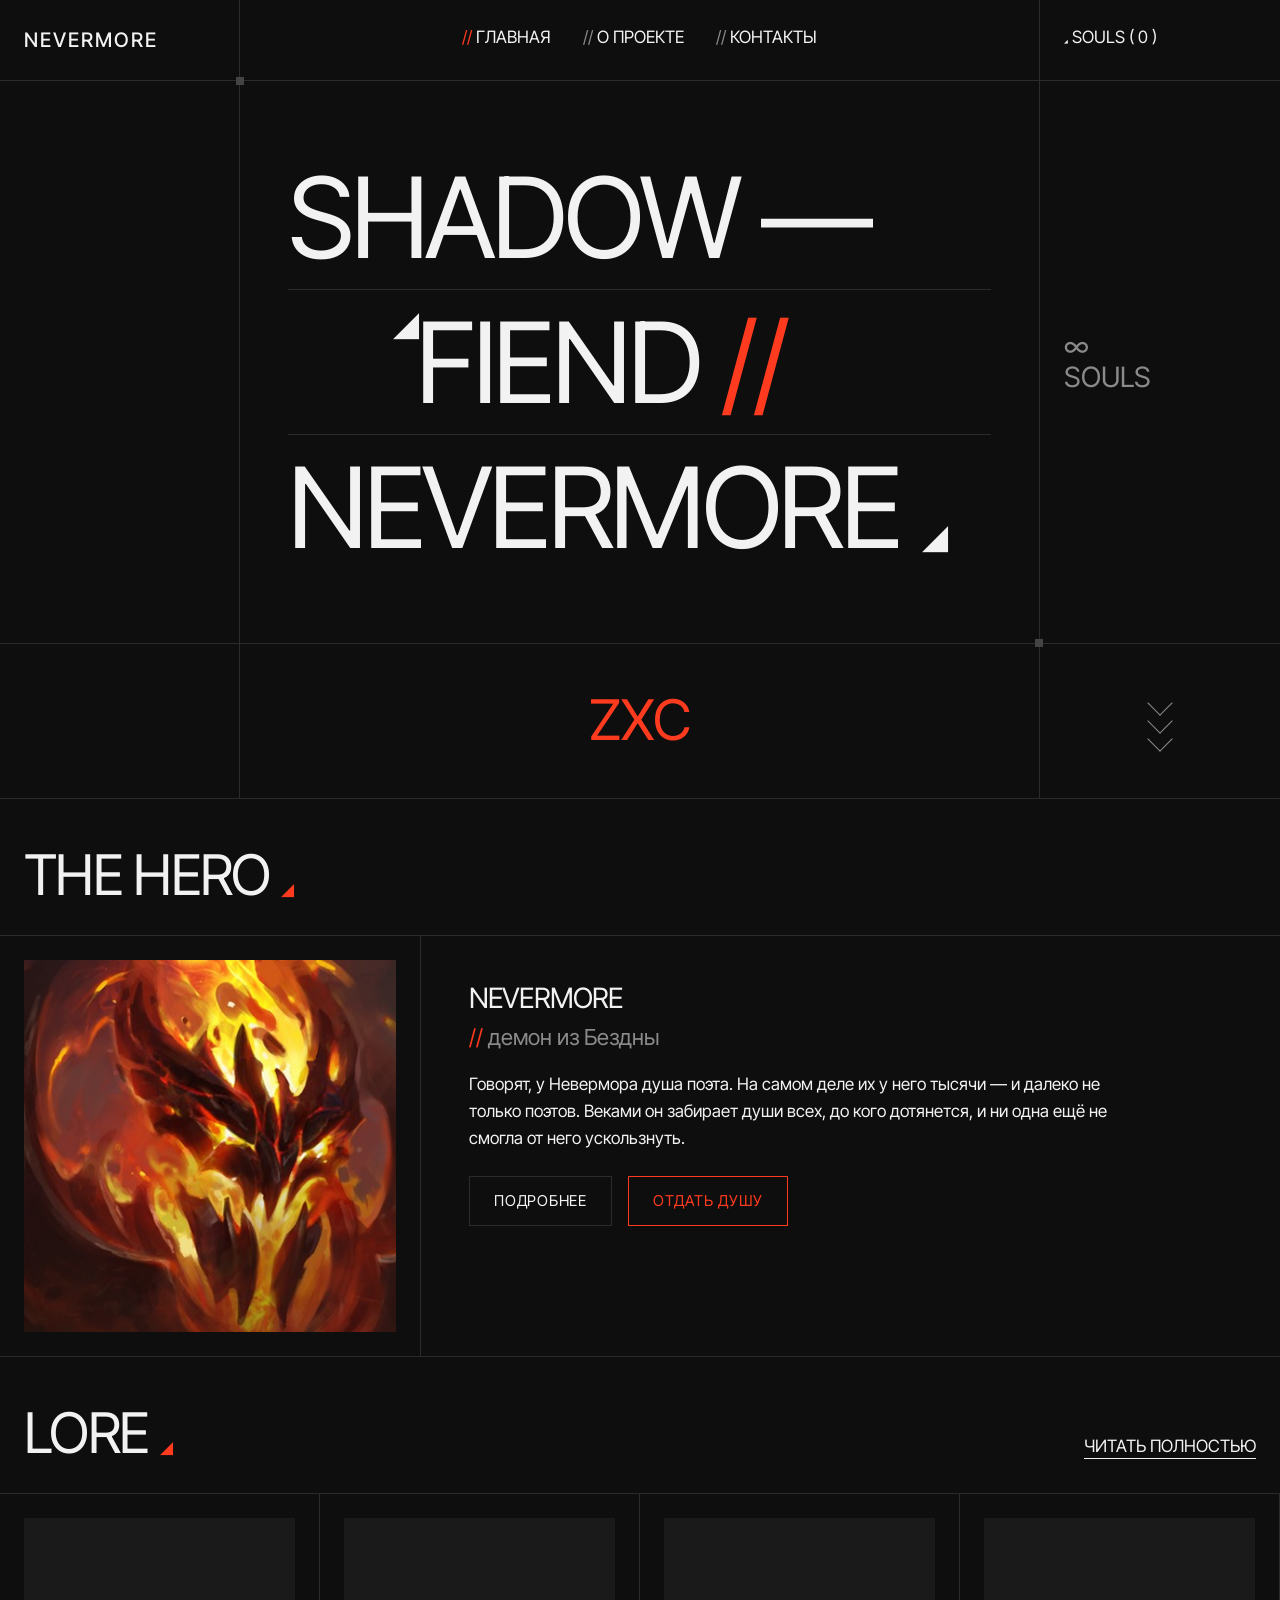
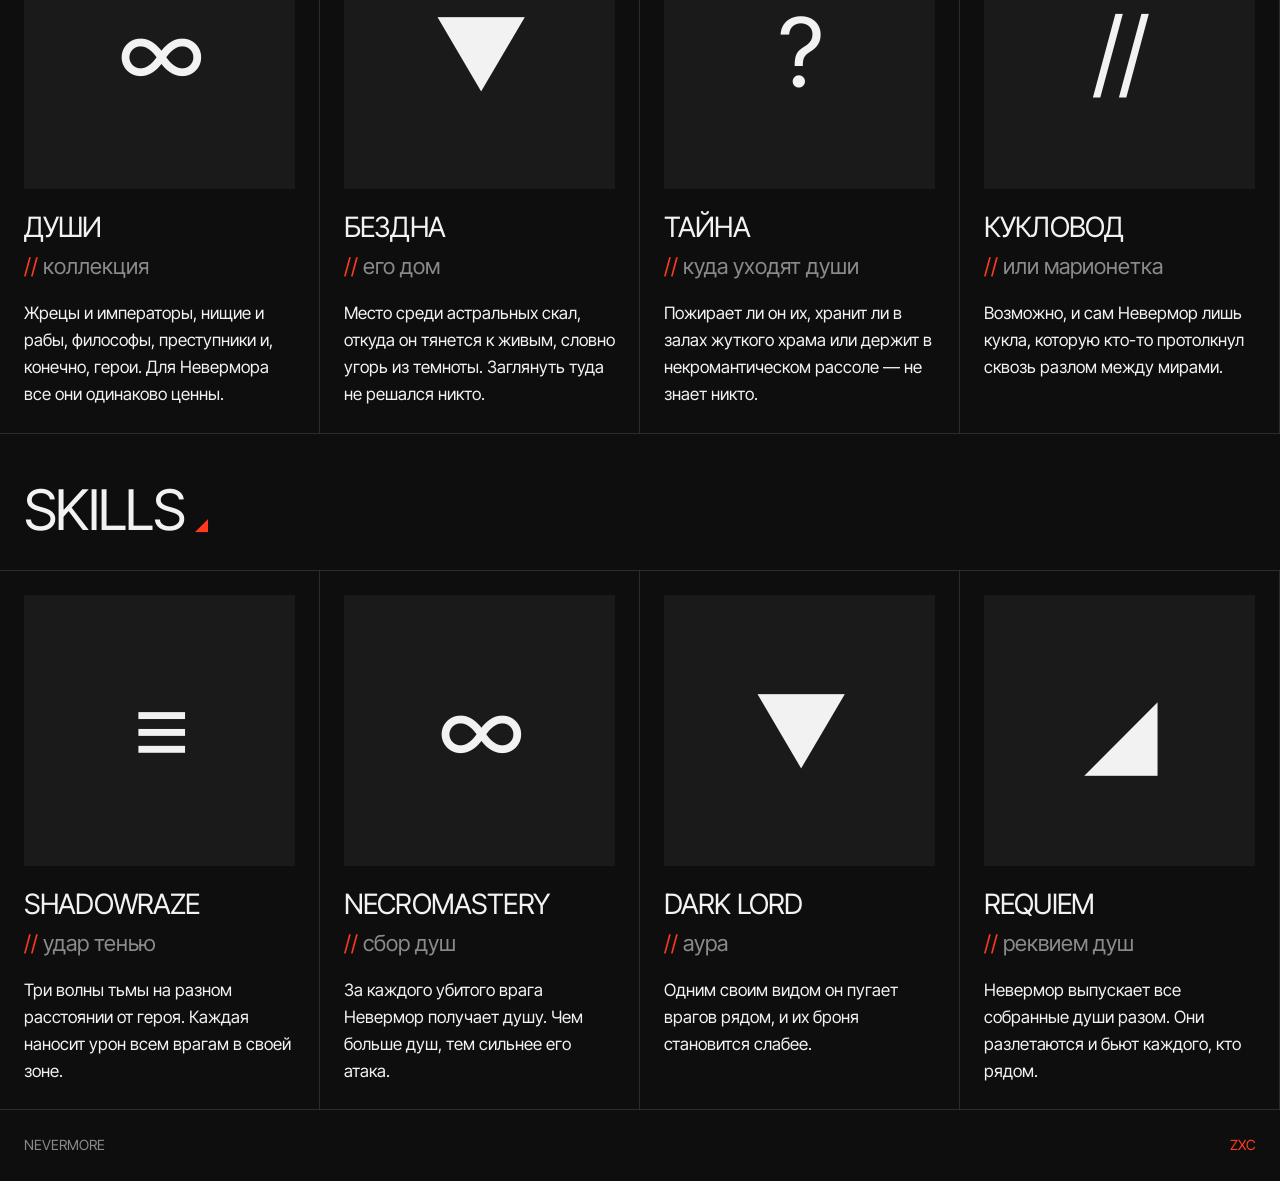
<file: index.html>
<!doctype html>
<html lang="ru" data-bs-theme="dark">
<head>
  <meta charset="UTF-8">
  <meta name="viewport" content="width=device-width, initial-scale=1.0">
  <title>Shadow Fiend — Главная</title>

  <link rel="preconnect" href="https://fonts.googleapis.com">
  <link rel="preconnect" href="https://fonts.gstatic.com" crossorigin>
  <link href="https://fonts.googleapis.com/css2?family=Inter+Tight:wght@400;500&display=swap" rel="stylesheet">

  <link rel="stylesheet" href="https://cdn.jsdelivr.net/npm/bootstrap@5.3.3/dist/css/bootstrap.min.css">
  <link rel="stylesheet" href="style.css">

  <script src="https://cdn.jsdelivr.net/npm/bootstrap@5.3.3/dist/js/bootstrap.bundle.min.js" defer></script>
  <script src="script.js" defer></script>
</head>
<body>

  <header class="header">
    <a class="logo" href="index.html">NEVERMORE</a>
    <nav class="nav">
      <a href="index.html" class="active"><span class="slash">//</span> Главная</a>
      <a href="about.html"><span class="slash">//</span> О проекте</a>
      <a href="contacts.html"><span class="slash">//</span> Контакты</a>
    </nav>
    <div class="header-side"><span class="tri">◢</span> SOULS ( <span id="soulsCount">0</span> )</div>
  </header>

  <main>
    <section class="hero">
      <div class="hero-empty"></div>

      <div class="hero-main">
        <span class="mark mark-top"></span>
        <span class="mark mark-bottom"></span>
        <h1>
          <span class="line">SHADOW —</span>
          <span class="line line-shift"><span class="tri">◢</span>FIEND <span class="accent">//</span></span>
          <span class="line">NEVERMORE <span class="tri">◢</span></span>
        </h1>
      </div>

      <div class="hero-count">∞<br>SOULS</div>

      <div class="hero-empty"></div>
      <div class="zxc">ZXC</div>
      <div class="chevrons">
        <span class="chevron"></span>
        <span class="chevron"></span>
        <span class="chevron"></span>
      </div>
    </section>

    <section class="section">
      <div class="section-head">
        <h2>THE HERO <span class="tri accent">◢</span></h2>
      </div>
      <div class="hero-card">
        <div class="pic">
          <img src="shadow_fiend.jpg" alt="Shadow Fiend — демон, объятый огнём, с острыми чёрными рогами">
        </div>
        <div class="hero-card-text">
          <h3>Nevermore</h3>
          <p class="meta"><span class="accent">//</span> демон из Бездны</p>
          <p>Говорят, у Невермора душа поэта. На самом деле их у него тысячи — и далеко не только поэтов. Веками он забирает души всех, до кого дотянется, и ни одна ещё не смогла от него ускользнуть.</p>

          <p id="moreText" class="more-text d-none">В бою он собирает души убитых врагов, и с каждой новой душой его удары становятся сильнее. Когда он погибает, часть душ вырывается на свободу, поэтому Невермор старается не умирать.</p>

          <div class="buttons">
            <button id="showMore" class="my-btn" type="button">Подробнее</button>
            <button id="giveSoul" class="my-btn my-btn-accent" type="button">Отдать душу</button>
          </div>
        </div>
      </div>
    </section>

    <section class="section">
      <div class="section-head">
        <h2>LORE <span class="tri accent">◢</span></h2>
        <a class="link-all" href="about.html">Читать полностью</a>
      </div>
      <div class="cards">
        <article class="card">
          <div class="pic glyph">∞</div>
          <h3>Души</h3>
          <p class="meta"><span class="accent">//</span> коллекция</p>
          <p>Жрецы и императоры, нищие и рабы, философы, преступники и, конечно, герои. Для Невермора все они одинаково ценны.</p>
        </article>
        <article class="card">
          <div class="pic glyph">▼</div>
          <h3>Бездна</h3>
          <p class="meta"><span class="accent">//</span> его дом</p>
          <p>Место среди астральных скал, откуда он тянется к живым, словно угорь из темноты. Заглянуть туда не решался никто.</p>
        </article>
        <article class="card">
          <div class="pic glyph">?</div>
          <h3>Тайна</h3>
          <p class="meta"><span class="accent">//</span> куда уходят души</p>
          <p>Пожирает ли он их, хранит ли в залах жуткого храма или держит в некромантическом рассоле — не знает никто.</p>
        </article>
        <article class="card">
          <div class="pic glyph">//</div>
          <h3>Кукловод</h3>
          <p class="meta"><span class="accent">//</span> или марионетка</p>
          <p>Возможно, и сам Невермор лишь кукла, которую кто-то протолкнул сквозь разлом между мирами.</p>
        </article>
      </div>
    </section>

    <section class="section">
      <div class="section-head">
        <h2>SKILLS <span class="tri accent">◢</span></h2>
      </div>
      
      <div id="projects" class="cards"></div>
    </section>
  </main>

  <div class="modal fade" id="soulModal" tabindex="-1" aria-labelledby="soulModalTitle" aria-hidden="true">
    <div class="modal-dialog modal-dialog-centered">
      <div class="modal-content">
        <div class="modal-header">
          <h3 class="modal-title" id="soulModalTitle">Душа принята <span class="accent">//</span></h3>
          <button type="button" class="btn-close" data-bs-dismiss="modal" aria-label="Закрыть"></button>
        </div>
        <div class="modal-body">
          <p id="modalText">Невермор забрал твою душу.</p>
        </div>
        <div class="modal-footer">
          <button type="button" class="my-btn" data-bs-dismiss="modal">Закрыть</button>
        </div>
      </div>
    </div>
  </div>

  <footer class="footer">
    <span>NEVERMORE</span>
    <span class="accent">ZXC</span>
  </footer>

</body>
</html>
</file>
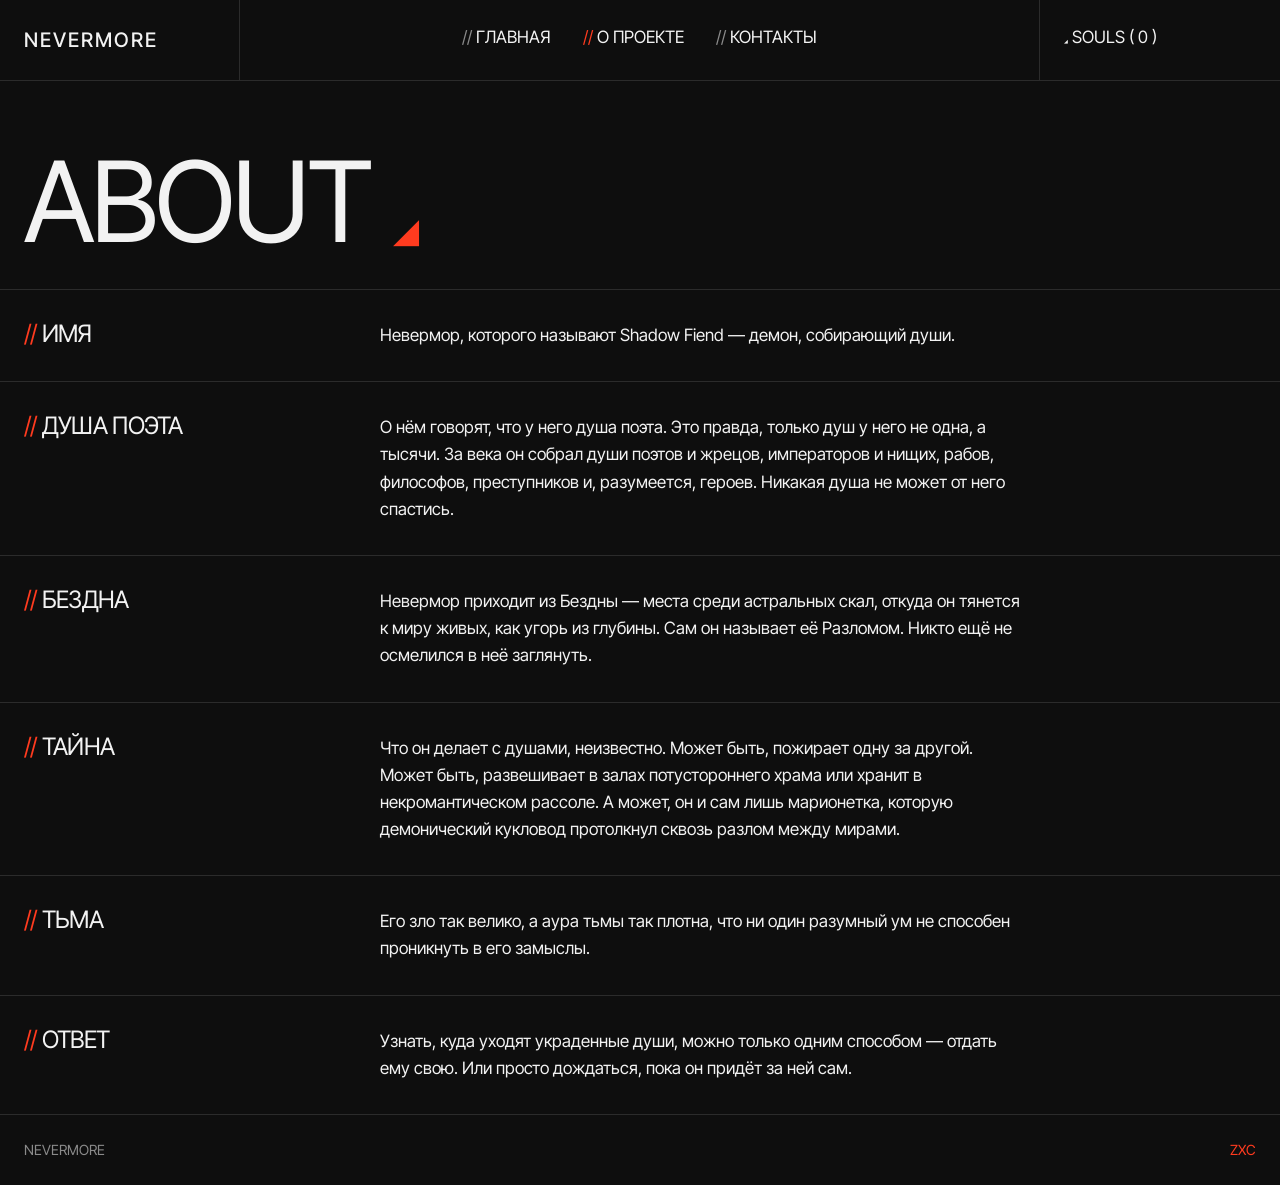
<file: about.html>
<!doctype html>
<html lang="ru" data-bs-theme="dark">
<head>
  <meta charset="UTF-8">
  <meta name="viewport" content="width=device-width, initial-scale=1.0">
  <title>Shadow Fiend — О проекте</title>
  <link rel="preconnect" href="https://fonts.googleapis.com">
  <link rel="preconnect" href="https://fonts.gstatic.com" crossorigin>
  <link href="https://fonts.googleapis.com/css2?family=Inter+Tight:wght@400;500&display=swap" rel="stylesheet">
  <link rel="stylesheet" href="https://cdn.jsdelivr.net/npm/bootstrap@5.3.3/dist/css/bootstrap.min.css">
  <link rel="stylesheet" href="style.css">

  <script src="https://cdn.jsdelivr.net/npm/bootstrap@5.3.3/dist/js/bootstrap.bundle.min.js" defer></script>
  <script src="script.js" defer></script>
</head>
<body>

  <header class="header">
    <a class="logo" href="index.html">NEVERMORE</a>
    <nav class="nav">
      <a href="index.html"><span class="slash">//</span> Главная</a>
      <a href="about.html" class="active"><span class="slash">//</span> О проекте</a>
      <a href="contacts.html"><span class="slash">//</span> Контакты</a>
    </nav>
    <div class="header-side"><span class="tri">◢</span> SOULS ( <span id="soulsCount">0</span> )</div>
  </header>

  <main>
    <div class="page-title">
      <h1>ABOUT <span class="tri accent">◢</span></h1>
    </div>

    <section class="row">
      <h2><span class="accent">//</span> Имя</h2>
      <p>Невермор, которого называют Shadow Fiend — демон, собирающий души.</p>
    </section>

    <section class="row">
      <h2><span class="accent">//</span> Душа поэта</h2>
      <p>О нём говорят, что у него душа поэта. Это правда, только душ у него не одна, а тысячи. За века он собрал души поэтов и жрецов, императоров и нищих, рабов, философов, преступников и, разумеется, героев. Никакая душа не может от него спастись.</p>
    </section>

    <section class="row">
      <h2><span class="accent">//</span> Бездна</h2>
      <p>Невермор приходит из Бездны — места среди астральных скал, откуда он тянется к миру живых, как угорь из глубины. Сам он называет её Разломом. Никто ещё не осмелился в неё заглянуть.</p>
    </section>

    <section class="row">
      <h2><span class="accent">//</span> Тайна</h2>
      <p>Что он делает с душами, неизвестно. Может быть, пожирает одну за другой. Может быть, развешивает в залах потустороннего храма или хранит в некромантическом рассоле. А может, он и сам лишь марионетка, которую демонический кукловод протолкнул сквозь разлом между мирами.</p>
    </section>

    <section class="row">
      <h2><span class="accent">//</span> Тьма</h2>
      <p>Его зло так велико, а аура тьмы так плотна, что ни один разумный ум не способен проникнуть в его замыслы.</p>
    </section>

    <section class="row">
      <h2><span class="accent">//</span> Ответ</h2>
      <p>Узнать, куда уходят украденные души, можно только одним способом — отдать ему свою. Или просто дождаться, пока он придёт за ней сам.</p>
    </section>
  </main>

  <footer class="footer">
    <span>NEVERMORE</span>
    <span class="accent">ZXC</span>
  </footer>

</body>
</html>
</file>
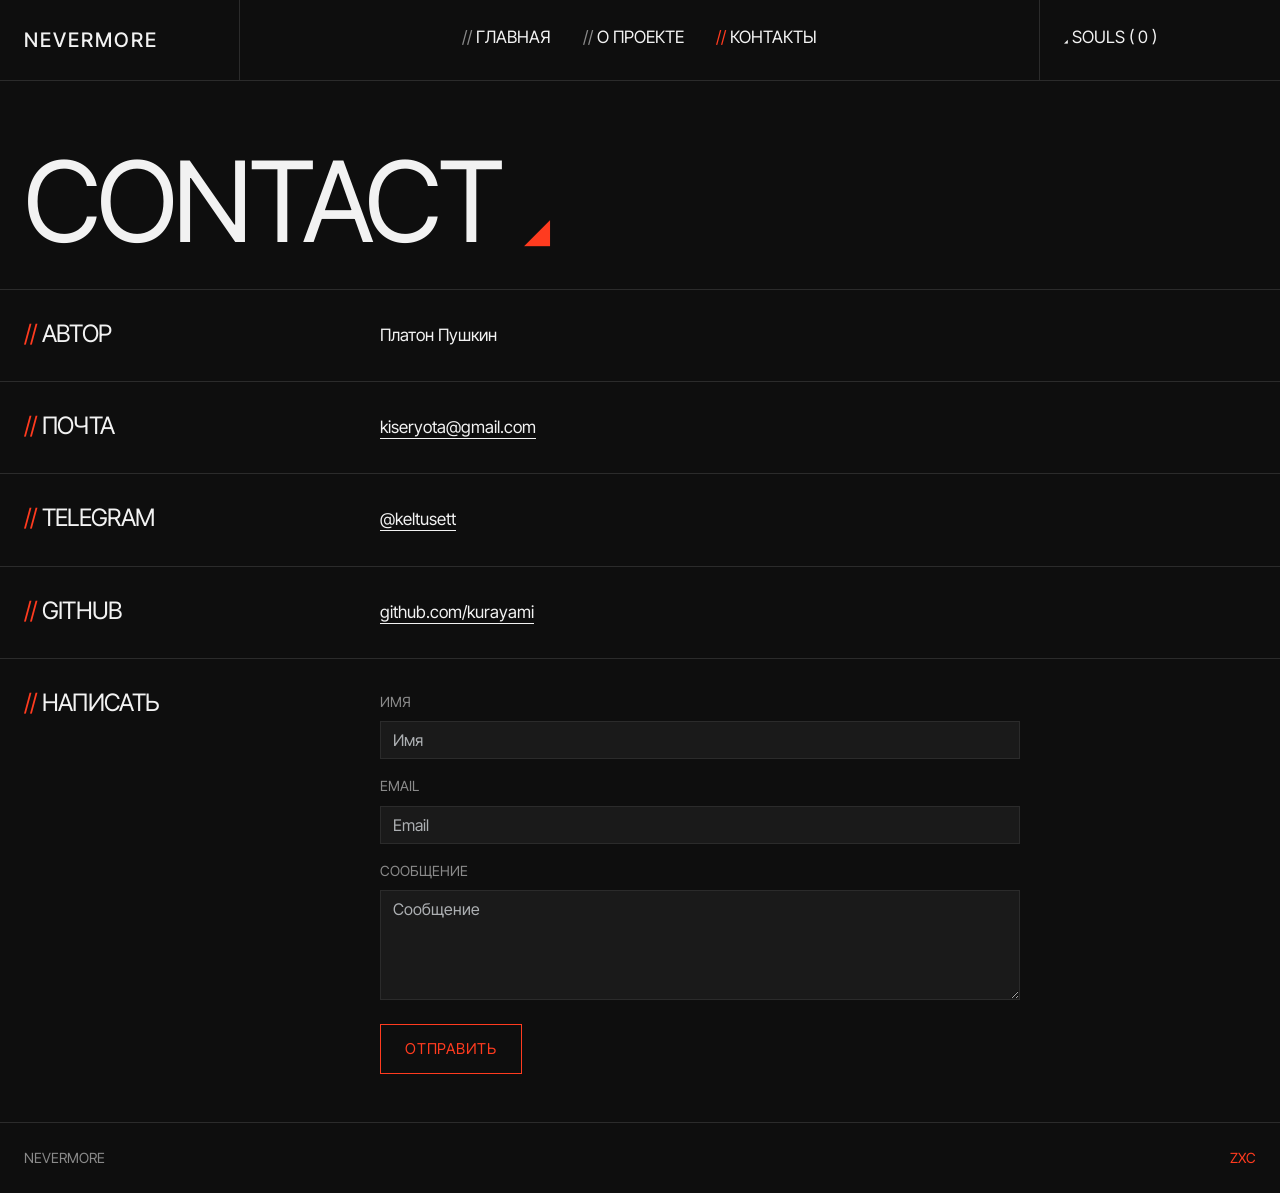
<file: contacts.html>
<!doctype html>
<html lang="ru" data-bs-theme="dark">
<head>
  <meta charset="UTF-8">
  <meta name="viewport" content="width=device-width, initial-scale=1.0">
  <title>Shadow Fiend — Контакты</title>
  <link rel="preconnect" href="https://fonts.googleapis.com">
  <link rel="preconnect" href="https://fonts.gstatic.com" crossorigin>
  <link href="https://fonts.googleapis.com/css2?family=Inter+Tight:wght@400;500&display=swap" rel="stylesheet">
  <link rel="stylesheet" href="https://cdn.jsdelivr.net/npm/bootstrap@5.3.3/dist/css/bootstrap.min.css">
  <link rel="stylesheet" href="style.css">

  <script src="https://cdn.jsdelivr.net/npm/bootstrap@5.3.3/dist/js/bootstrap.bundle.min.js" defer></script>
  <script src="script.js" defer></script>
</head>
<body>

  <header class="header">
    <a class="logo" href="index.html">NEVERMORE</a>
    <nav class="nav">
      <a href="index.html"><span class="slash">//</span> Главная</a>
      <a href="about.html"><span class="slash">//</span> О проекте</a>
      <a href="contacts.html" class="active"><span class="slash">//</span> Контакты</a>
    </nav>
    <div class="header-side"><span class="tri">◢</span> SOULS ( <span id="soulsCount">0</span> )</div>
  </header>

  <main>
    <div class="page-title">
      <h1>CONTACT <span class="tri accent">◢</span></h1>
    </div>

    <section class="row">
      <h2><span class="accent">//</span> Автор</h2>
      <p>Платон Пушкин</p>
    </section>

    <section class="row">
      <h2><span class="accent">//</span> Почта</h2>
      <p><a href="mailto:kiseryota@gmail.com">kiseryota@gmail.com</a></p>
    </section>

    <section class="row">
      <h2><span class="accent">//</span> Telegram</h2>
      <p><a href="https://t.me/keltusett">@keltusett</a></p>
    </section>

    <section class="row">
      <h2><span class="accent">//</span> GitHub</h2>
      <p><a href="https://github.com/kurayami">github.com/kurayami</a></p>
    </section>

    <section class="row">
      <h2><span class="accent">//</span> Написать</h2>
      <div>
        <form id="contactForm" class="contact-form" novalidate>
          <label for="name">Имя</label>
          <input id="name" class="form-control" type="text" placeholder="Имя">

          <label for="email">Email</label>
          <input id="email" class="form-control" type="text" placeholder="Email">

          <label for="comment">Сообщение</label>
          <textarea id="comment" class="form-control" rows="4" placeholder="Сообщение"></textarea>

          <button class="my-btn my-btn-accent" type="submit">Отправить</button>
        </form>
        <p id="formMessage"></p>
      </div>
    </section>
  </main>

  <footer class="footer">
    <span>NEVERMORE</span>
    <span class="accent">ZXC</span>
  </footer>

</body>
</html>
</file>
<file: style.css>
:root {
  --bg: #0e0e0e;
  --cell: #1a1a1a;
  --line: #2b2b2b;
  --text: #f2f2f2;
  --muted: #8a8a8a;
  --accent: #ff3b1f;
}

* { box-sizing: border-box; }

body {
  margin: 0;
  font-family: "Inter Tight", Arial, sans-serif;
  font-size: 17px;
  line-height: 1.6;
  color: var(--text);
  background: var(--bg);
  overflow-x: hidden;
}

h1, h2, h3 {
  margin: 0;
  font-weight: 400;
  line-height: 1;
  letter-spacing: -0.03em;
  text-transform: uppercase;
}
h1 { font-size: 48px; }
h2 { font-size: 32px; }
h3 { font-size: 28px; }

p { margin: 0; max-width: 640px; }

a { color: var(--text); }
a:focus-visible { outline: 2px solid var(--accent); outline-offset: 3px; }

img { max-width: 100%; display: block; }

.accent { color: var(--accent); }
.tri { font-size: 0.3em; }
.slash { color: var(--muted); }

.header {
  display: grid;
  border-bottom: 1px solid var(--line);
}

.logo,
.nav,
.header-side {
  padding: 24px;
}

.logo {
  font-size: 20px;
  font-weight: 500;
  letter-spacing: 0.1em;
  text-decoration: none;
  border-bottom: 1px solid var(--line);
}

.nav {
  display: flex;
  flex-wrap: wrap;
  gap: 16px 32px;
  border-bottom: 1px solid var(--line);
}

.nav a {
  text-decoration: none;
  text-transform: uppercase;
}

.nav a.active .slash,
.nav a:hover .slash {
  color: var(--accent);
}

.header-side { text-transform: uppercase; }

.hero {
  display: grid;
}

.hero > * {
  border-bottom: 1px solid var(--line);
}

.hero-empty { display: none; }

.hero-main {
  position: relative;
  padding: 48px 24px;
}

.line {
  display: block;
  padding: 16px 0;
  border-bottom: 1px solid var(--line);
}
.line:last-child { border-bottom: none; }

.line-shift { padding-left: 15%; }
.line-shift .tri { vertical-align: top; }

.mark {
  position: absolute;
  width: 8px;
  height: 8px;
  background: #444;
}
.mark-top    { top: -4px;    left: -4px; }
.mark-bottom { bottom: -4px; right: -4px; }

.hero-count {
  padding: 24px;
  font-size: 28px;
  line-height: 1.1;
  color: var(--muted);
  text-transform: uppercase;
  display: flex;
  align-items: center;
}

.zxc {
  padding: 32px 24px;
  font-size: 56px;
  text-align: center;
  color: var(--accent);
}

.chevrons {
  display: flex;
  flex-direction: column;
  align-items: center;
  justify-content: center;
  padding: 24px;
}
.chevron {
  width: 18px;
  height: 18px;
  border-right: 1.5px solid var(--muted);
  border-bottom: 1.5px solid var(--muted);
  transform: rotate(45deg);
}

.section-head {
  display: flex;
  justify-content: space-between;
  align-items: flex-end;
  gap: 16px;
  padding: 48px 24px 32px;
  border-bottom: 1px solid var(--line);
}

.link-all {
  text-transform: uppercase;
  text-underline-offset: 6px;
  white-space: nowrap;
}
.link-all:hover { color: var(--accent); }

.pic {
  aspect-ratio: 1;
  background: var(--cell);
  display: flex;
  align-items: center;
  justify-content: center;
  overflow: hidden;
}
.pic img {
  width: 100%;
  height: 100%;
  object-fit: cover;
}

.glyph {
  font-size: 96px;
  letter-spacing: -0.04em;
}

.meta {
  margin: 8px 0 16px;
  font-size: 22px;
  color: var(--muted);
}

.hero-card {
  display: grid;
  border-bottom: 1px solid var(--line);
}
.hero-card .pic { margin: 24px; }
.hero-card-text { padding: 24px; }

.cards {
  display: grid;
  grid-template-columns: repeat(auto-fit, minmax(240px, 1fr));
}

.card {
  padding: 24px;
  border-right: 1px solid var(--line);
  border-bottom: 1px solid var(--line);
}
.card .pic { margin-bottom: 24px; }

.page-title {
  padding: 64px 24px 32px;
  border-bottom: 1px solid var(--line);
}

.row {
  display: grid;
  gap: 16px;
  padding: 32px 24px;
  border-bottom: 1px solid var(--line);
}
.row h2 { font-size: 24px; }

.list { margin: 0; padding-left: 20px; }
.list li { margin-bottom: 8px; }
.list li::marker { color: var(--accent); }

.row a { text-underline-offset: 5px; }
.row a:hover { color: var(--accent); }

.footer {
  display: flex;
  flex-wrap: wrap;
  justify-content: space-between;
  gap: 16px;
  padding: 24px;
  font-size: 14px;
  color: var(--muted);
}

@media (min-width: 1024px) {
  h1 { font-size: 112px; }
  h2 { font-size: 56px; }

  .header,
  .hero {
    grid-template-columns: 240px 1fr 240px;
  }

  .logo,
  .nav {
    border-bottom: none;
    border-right: 1px solid var(--line);
  }
  .nav { justify-content: center; }

  .hero-empty { display: block; }
  .hero-empty,
  .hero-main,
  .zxc {
    border-right: 1px solid var(--line);
  }
  .hero-main { padding: 64px 48px; }

  .hero-card { grid-template-columns: 420px 1fr; }
  .hero-card-text {
    border-left: 1px solid var(--line);
    padding: 48px;
  }

  .row { grid-template-columns: 340px 1fr; }
}

/* bootstrap ломал часть стилей, возвращаем как было */
a:hover { color: var(--text); }

.card {
  background: transparent;
  color: var(--text);
  border: none;
  border-right: 1px solid var(--line);
  border-bottom: 1px solid var(--line);
  border-radius: 0;
}

.row {
  margin: 0;
}
.row > * {
  width: auto;
  padding: 0;
  margin-top: 0;
}
.row > p { max-width: 640px; }

.mark { padding: 0; }

/* кнопки и форма */
.buttons {
  display: flex;
  flex-wrap: wrap;
  gap: 16px;
  margin-top: 24px;
}

.my-btn {
  padding: 12px 24px;
  font-family: inherit;
  font-size: 15px;
  text-transform: uppercase;
  letter-spacing: 0.05em;
  color: var(--text);
  background: transparent;
  border: 1px solid var(--line);
  cursor: pointer;
}
.my-btn:hover { border-color: var(--text); }

.my-btn-accent {
  border-color: var(--accent);
  color: var(--accent);
}
.my-btn-accent:hover {
  background: var(--accent);
  color: var(--bg);
  border-color: var(--accent);
}

.more-text {
  margin-top: 16px;
  color: var(--muted);
}

.contact-form {
  display: flex;
  flex-direction: column;
  gap: 8px;
  max-width: 640px;
}
.contact-form label {
  font-size: 14px;
  color: var(--muted);
  text-transform: uppercase;
}
.contact-form .form-control {
  margin-bottom: 8px;
  background: var(--cell);
  color: var(--text);
  border: 1px solid var(--line);
  border-radius: 0;
}
.contact-form .form-control:focus {
  border-color: var(--accent);
  box-shadow: none;
}
.contact-form .my-btn { align-self: flex-start; margin-top: 8px; }

#formMessage { margin-top: 16px; }
#formMessage.text-danger { color: var(--accent) !important; }

.modal-content {
  background: var(--bg);
  border: 1px solid var(--line);
  border-radius: 0;
}
.modal-header,
.modal-footer { border-color: var(--line); }
</file>
